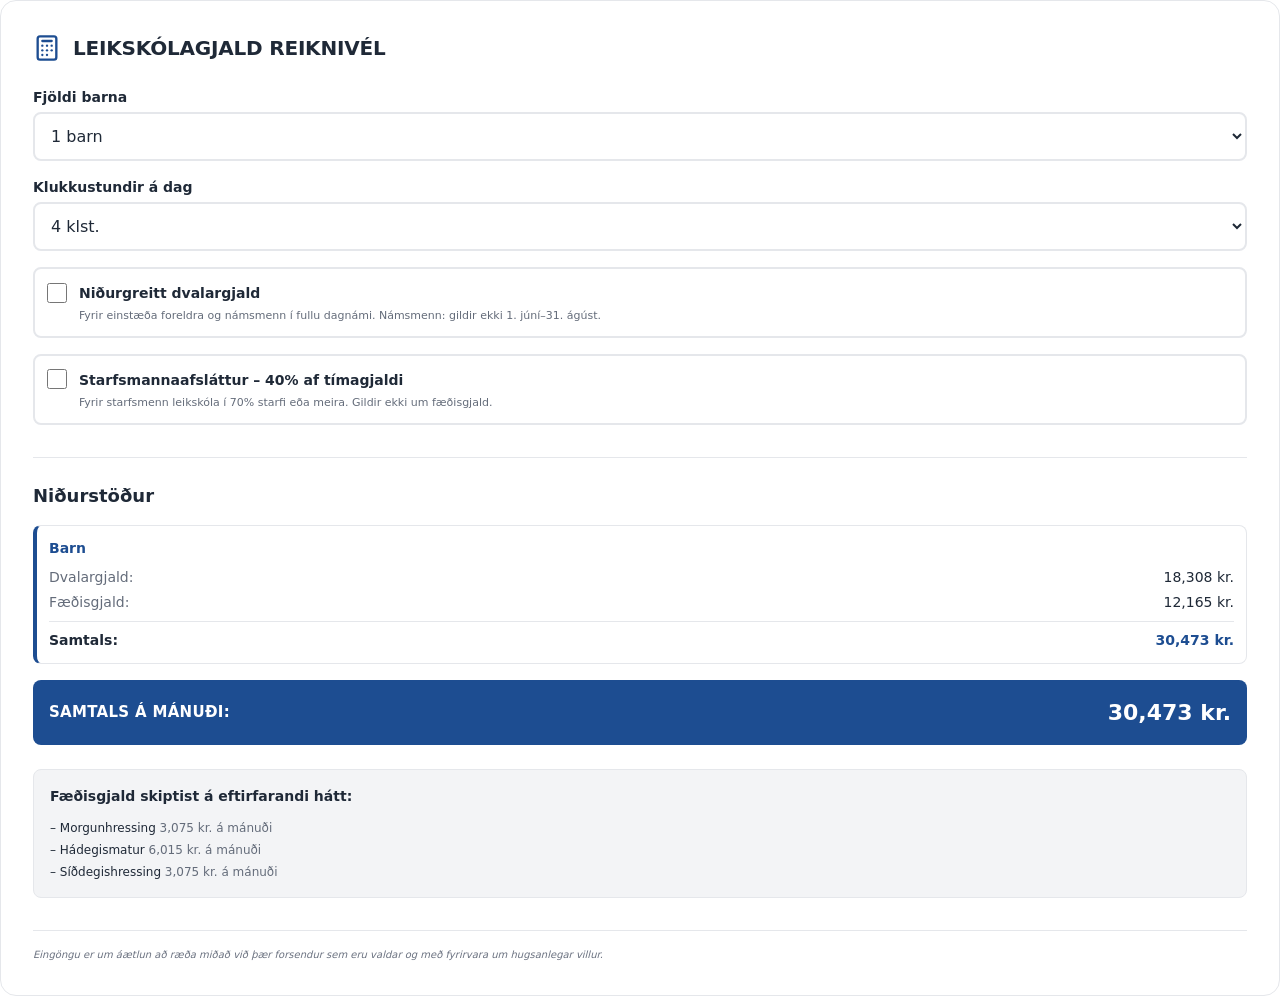
<file: index.html>
<!DOCTYPE html>
<html lang="is" data-theme="auto">
<head>
<meta charset="utf-8">
<meta name="viewport" content="width=device-width, initial-scale=1">
<meta http-equiv="Content-Security-Policy"
      content="default-src 'none'; script-src 'self'; style-src 'self' 'unsafe-inline' https://fonts.googleapis.com; font-src https://fonts.gstatic.com; connect-src 'self'; img-src 'self' data:; base-uri 'none'; form-action 'none'">
<title>Leikskólagjald Reiknivél</title>
<link rel="preconnect" href="https://fonts.googleapis.com">
<link rel="preconnect" href="https://fonts.gstatic.com" crossorigin>
<link href="https://fonts.googleapis.com/css2?family=Plus+Jakarta+Sans:wght@400;500;600;700;800&display=swap" rel="stylesheet">
<link rel="stylesheet" href="reiknivel/reiknivel.css">
</head>
<body>
  <!--
    Leikskólagjaldareiknivél Reykjanesbæjar.

    Þetta er reiknivélin sjálf — það sem innfellingar á vef bæjarins vísa á.
    Kóðasmiður fyrir ritstjóra er á /ritstjorn/.

    Stillt með færibreytum í slóð, t.d.:
      ?theme=dark&frame=0&maxchildren=3
    Gjaldskráin er gögn í gjaldskra/<ár>.json og er valin með ?ar=<ár>.
    Sjá README fyrir allar stillingar.
  -->
  <div class="calc" id="calc">
    <div class="calc-head" id="head">
      <svg xmlns="http://www.w3.org/2000/svg" viewBox="0 0 24 24" fill="none" stroke="currentColor" stroke-width="2" stroke-linecap="round" stroke-linejoin="round" aria-hidden="true">
        <rect width="16" height="20" x="4" y="2" rx="2"></rect><line x1="8" x2="16" y1="6" y2="6"></line>
        <line x1="16" x2="16" y1="14" y2="14"></line><path d="M16 10h.01"></path><path d="M12 10h.01"></path>
        <path d="M8 10h.01"></path><path d="M12 14h.01"></path><path d="M8 14h.01"></path>
        <path d="M12 18h.01"></path><path d="M8 18h.01"></path>
      </svg>
      <h1>Leikskólagjald Reiknivél</h1>
    </div>

    <p class="villa" id="villa" hidden></p>

    <form class="fields" id="calcForm">
      <div class="field">
        <label for="numChildren">Fjöldi barna</label>
        <select id="numChildren"></select>
      </div>
      <div class="field">
        <label for="hoursSel">Klukkustundir á dag</label>
        <select id="hoursSel"></select>
      </div>
      <div class="checkbox">
        <input type="checkbox" id="subsidized">
        <div>
          <label for="subsidized">Niðurgreitt dvalargjald</label>
          <p>Fyrir einstæða foreldra og námsmenn í fullu dagnámi. Námsmenn: gildir ekki 1. júní–31. ágúst.</p>
        </div>
      </div>
      <div class="checkbox" id="staffBox">
        <input type="checkbox" id="staff">
        <div>
          <label for="staff">Starfsmannaafsláttur – <span id="staffPct">40%</span> af tímagjaldi</label>
          <p>Fyrir starfsmenn leikskóla í 70% starfi eða meira. Gildir ekki um fæðisgjald.</p>
        </div>
      </div>
    </form>

    <div class="results" id="results">
      <h2>Niðurstöður</h2>
      <div id="children"></div>
      <div class="total"><span>Samtals á mánuði:</span><b id="grandTotal"></b></div>
    </div>

    <div class="food" id="foodBox">
      <h2>Fæðisgjald skiptist á eftirfarandi hátt:</h2>
      <div id="foodList"></div>
    </div>

    <p class="note" id="noteBox">Eingöngu er um áætlun að ræða miðað við þær forsendur sem eru valdar og með fyrirvara um hugsanlegar villur.</p>

    <!-- Aðeins heildartalan er tilkynnt, ekki öll sundurliðunin -->
    <div class="sr-only" aria-live="polite" id="live"></div>
  </div>

  <script src="reiknivel/utreikningur.js"></script>
  <script src="reiknivel/config.js"></script>
  <script src="reiknivel/reiknivel.js"></script>
</body>
</html>
</file>
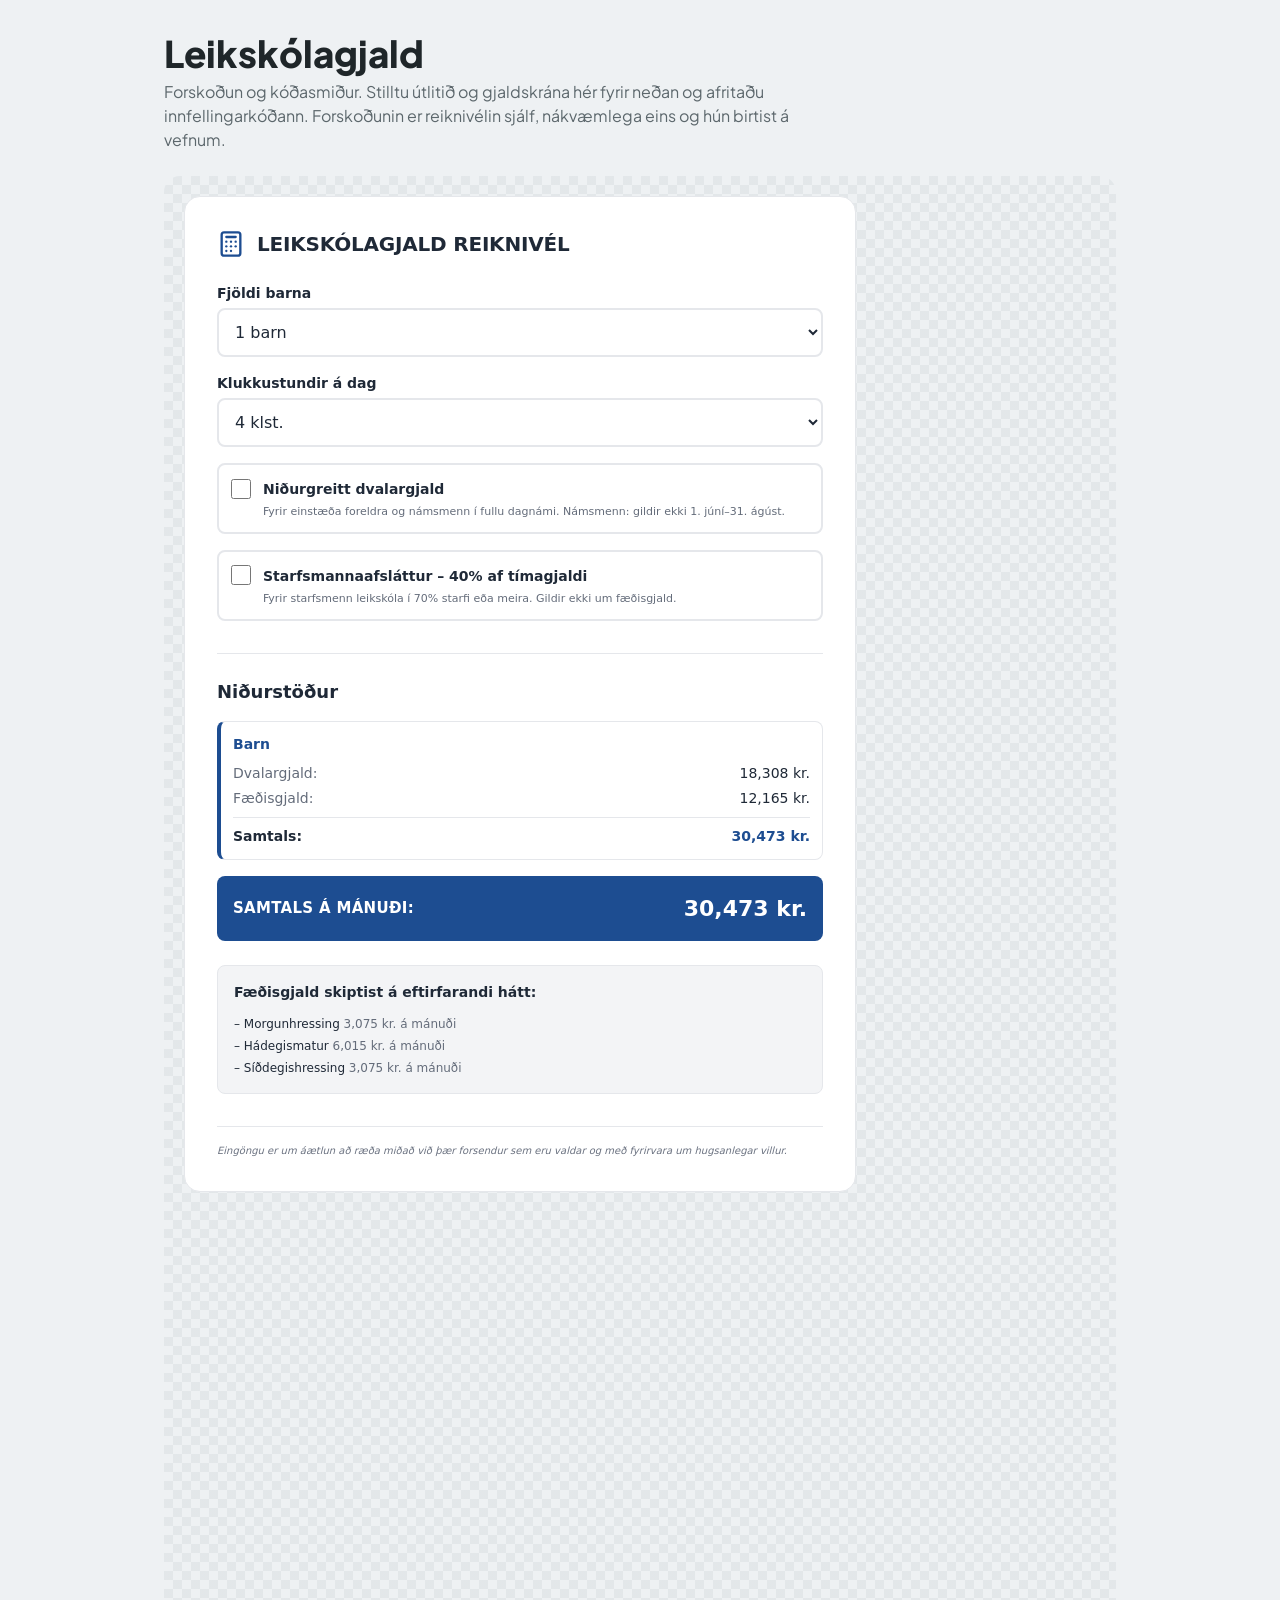
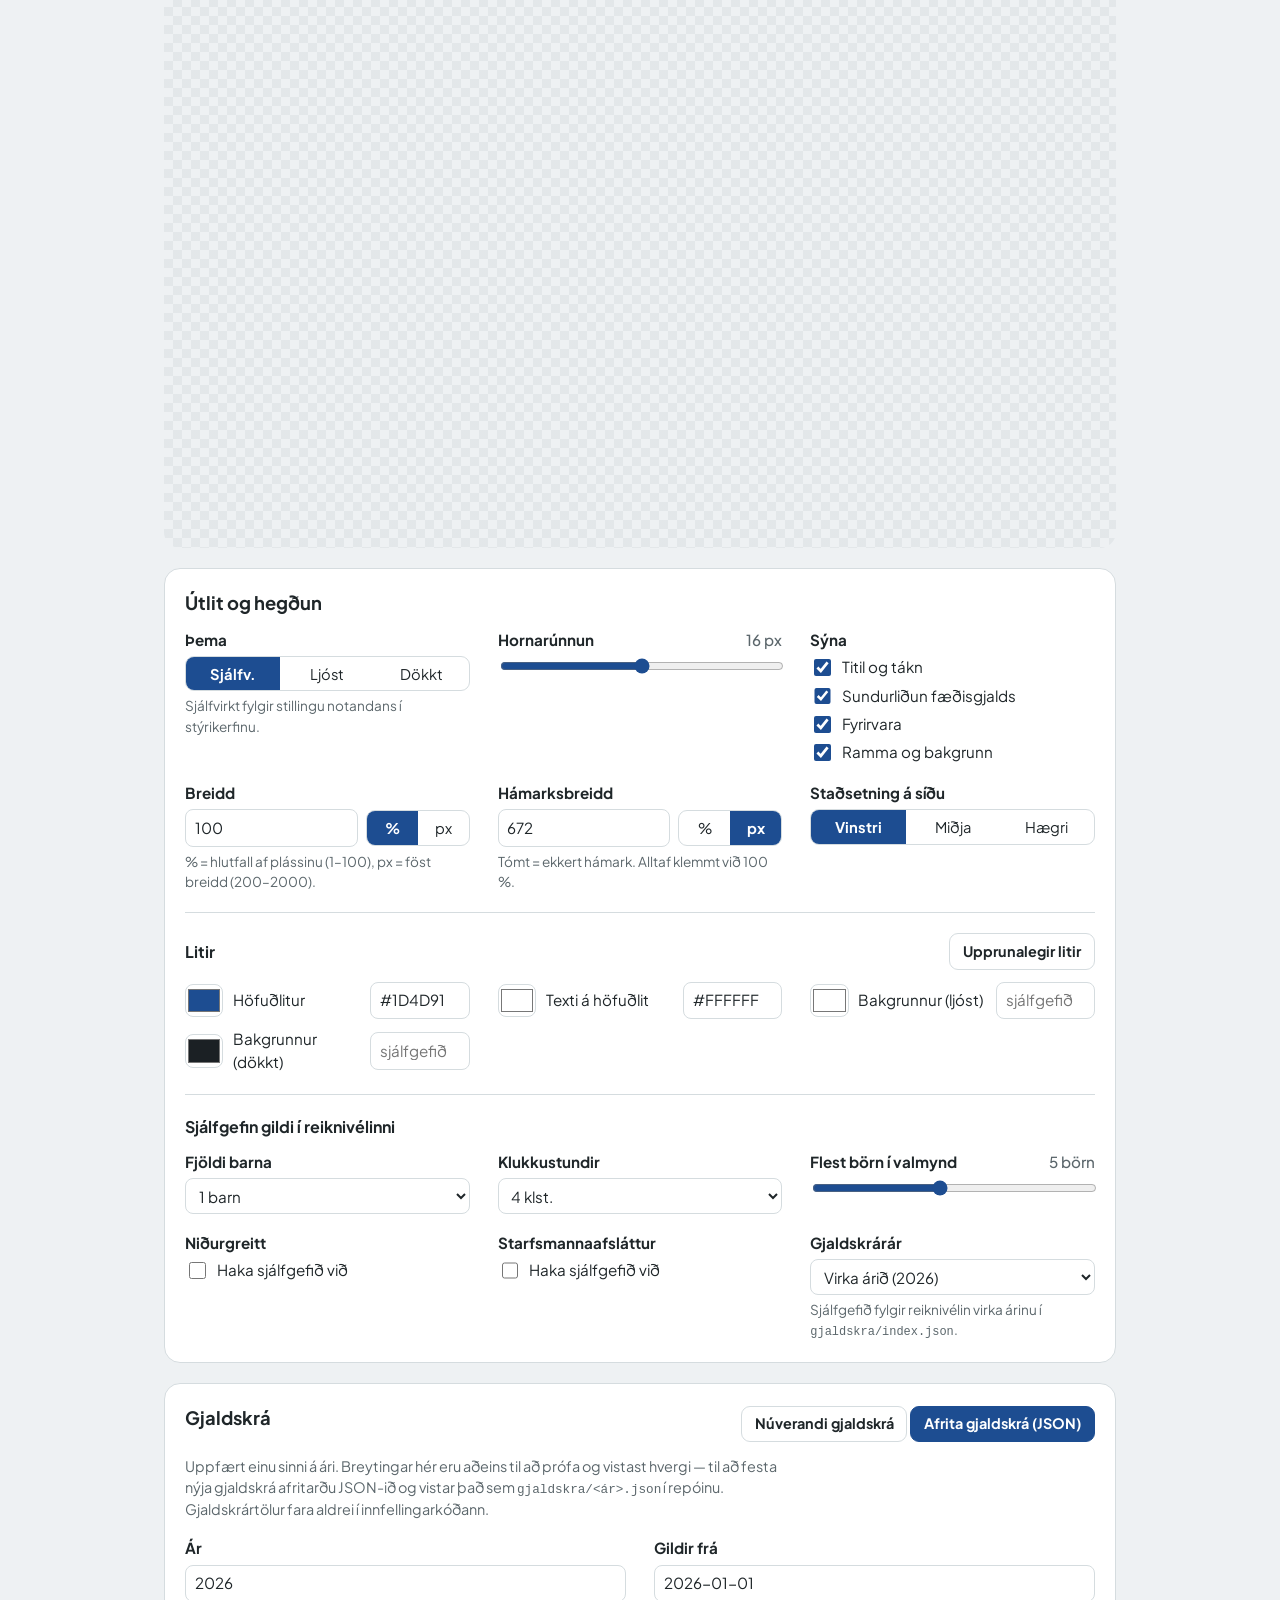
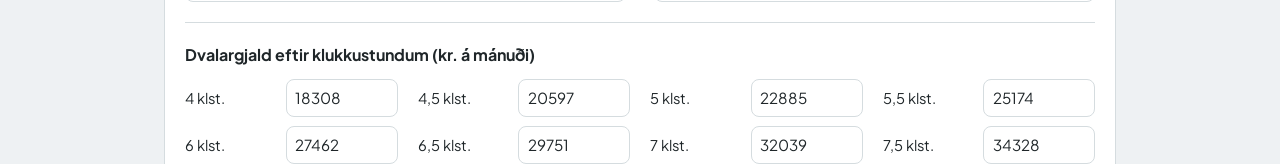
<file: ritstjorn/index.html>
<!doctype html>
<html lang="is">
<head>
<meta charset="utf-8">
<meta name="viewport" content="width=device-width, initial-scale=1, viewport-fit=cover">
<meta name="robots" content="noindex">
<title>Leikskólagjald – forskoðun og kóðasmiður</title>
<link rel="preconnect" href="https://fonts.googleapis.com">
<link rel="preconnect" href="https://fonts.gstatic.com" crossorigin>
<link href="https://fonts.googleapis.com/css2?family=Plus+Jakarta+Sans:wght@400;500;600;700;800&display=swap" rel="stylesheet">
<style>
  :root {
    --page: #EEF1F3; --panel: #FFFFFF; --ink: #1F2629; --muted: #5C676C; --line: #D5DCDF;
    --accent: #1D4D91;
    --font: "Plus Jakarta Sans", "Segoe UI", system-ui, -apple-system, sans-serif;
    box-sizing: border-box;
    padding-top: env(safe-area-inset-top, 0px);
    padding-bottom: env(safe-area-inset-bottom, 0px);
  }
  @media (prefers-color-scheme: dark) {
    :root:not([data-theme="light"]) { --page: #16191B; --panel: #1F2427; --ink: #E7ECEE; --muted: #9AA6AB; --line: #323B3F; --accent: #8FB4E4; }
  }
  :root[data-theme="dark"] { --page: #16191B; --panel: #1F2427; --ink: #E7ECEE; --muted: #9AA6AB; --line: #323B3F; --accent: #8FB4E4; }
  *, *::before, *::after { box-sizing: inherit; }
  html { scroll-padding-top: env(safe-area-inset-top, 0px); }
  body { margin: 0; background: var(--page); color: var(--ink); font-family: var(--font); font-size: 1rem; line-height: 1.5; }
  main { max-width: 62rem; margin: 0 auto; padding: 2rem 1.25rem 3rem; }
  h1 { font-weight: 800; font-size: clamp(1.7rem, 5vw, 2.3rem); line-height: 1.15; margin: 0 0 .35rem; }
  .lede { color: var(--muted); margin: 0 0 1.5rem; max-width: 40rem; }
  h2 { font-size: 1.15rem; font-weight: 700; margin: 0 0 .75rem; }
  h3 { font-size: 1rem; font-weight: 700; margin: 0; }

  .stage { padding: 1.25rem; border-radius: 16px; background:
    repeating-conic-gradient(color-mix(in srgb, var(--line) 45%, transparent) 0 25%, transparent 0 50%) 0 0 / 18px 18px; }
  .holder { width: 100%; }
  #preview { display: block; width: 100%; height: 900px; border: 0; color-scheme: normal; }

  /* ================= kóðasmiður ================= */
  .settings, .code { margin-top: 1.25rem; background: var(--panel); border: 1px solid var(--line); border-radius: 16px; padding: 1.25rem; }
  .grid { display: grid; grid-template-columns: repeat(auto-fit, minmax(14rem, 1fr)); gap: 1.1rem 1.75rem; }
  .ctl .head { font-weight: 700; font-size: .95rem; display: flex; justify-content: space-between; gap: .5rem; margin-bottom: .3rem; }
  .ctl output { font-weight: 500; color: var(--muted); }
  .ctl .note2 { color: var(--muted); font-size: .85rem; margin: .3rem 0 0; }
  input[type=range] { width: 100%; accent-color: var(--accent); }
  select, input[type=text], input[type=number] { width: 100%; font: inherit; font-size: .95rem; padding: .4rem .55rem;
    border-radius: 8px; border: 1px solid var(--line); background: var(--panel); color: var(--ink); }
  input[aria-invalid=true] { border-color: #C5192D; box-shadow: 0 0 0 1px #C5192D; }
  .seg-ctl { display: flex; border: 1px solid var(--line); border-radius: 9px; overflow: hidden; }
  .seg-ctl label { flex: 1; text-align: center; padding: .35rem .4rem; cursor: pointer; font-size: .92rem; }
  .seg-ctl input { position: absolute; opacity: 0; pointer-events: none; }
  .seg-ctl label:has(input:checked) { background: var(--accent); color: var(--panel); font-weight: 700; }
  .seg-ctl label:has(input:focus-visible) { outline: 2px solid var(--accent); outline-offset: -3px; }
  .checks { display: grid; gap: .35rem; }
  .checks label { display: flex; gap: .5rem; align-items: center; font-size: .95rem; cursor: pointer; }
  .checks input { accent-color: var(--accent); width: 1.05rem; height: 1.05rem; }
  .wrow { display: grid; grid-template-columns: 1fr 6.5rem; gap: .5rem; align-items: center; }
  .colors { display: grid; grid-template-columns: repeat(auto-fill, minmax(15.5rem, 1fr)); gap: .55rem 1.75rem; }
  .crow { display: grid; grid-template-columns: 2.4rem 1fr 6.2rem; align-items: center; gap: .6rem; }
  .crow input[type=color] { width: 2.4rem; height: 2.1rem; padding: 0; border: 1px solid var(--line); border-radius: 8px; background: none; cursor: pointer; }
  .crow input[type=text] { text-transform: uppercase; }
  .crow input[type=text]::placeholder { text-transform: none; }
  .crow span { font-size: .95rem; }
  hr { border: 0; border-top: 1px solid var(--line); margin: 1.25rem 0; }
  .sec-head { display: flex; justify-content: space-between; align-items: center; gap: 1rem; margin-bottom: .75rem; flex-wrap: wrap; }
  .btn { font: inherit; font-size: .9rem; font-weight: 700; border-radius: 9px; padding: .4rem .8rem; cursor: pointer;
    border: 1px solid var(--line); background: transparent; color: var(--ink); }
  .btn.primary { background: var(--accent); border-color: var(--accent); color: #fff; }
  .btn:focus-visible, select:focus-visible, input:focus-visible { outline: 2px solid var(--accent); outline-offset: 2px; }
  .prices { display: grid; grid-template-columns: repeat(auto-fit, minmax(11rem, 1fr)); gap: .6rem 1.25rem; }
  .prow { display: grid; grid-template-columns: 1fr 7rem; gap: .5rem; align-items: center; font-size: .92rem; }
  .warn { margin: .75rem 0 0; padding: .6rem .8rem; border-radius: 9px; font-size: .9rem;
    background: color-mix(in srgb, #C5192D 12%, transparent); border: 1px solid color-mix(in srgb, #C5192D 40%, transparent); }
  .warn[hidden] { display: none; }
  .tabs { display: flex; gap: .5rem; margin-bottom: .75rem; flex-wrap: wrap; }
  .tabs button[aria-selected="true"] { background: var(--ink); color: var(--panel); border-color: var(--ink); }
  pre { margin: 0; overflow-x: auto; background: var(--page); border-radius: 10px; padding: .9rem 1rem;
    font-size: .85rem; line-height: 1.55; white-space: pre-wrap; word-break: break-word; }
  .code-foot { display: flex; justify-content: space-between; align-items: center; gap: 1rem; margin-top: .75rem; flex-wrap: wrap; }
  .hint { color: var(--muted); font-size: .9rem; margin: 0; max-width: 38rem; }
  code { font-size: .88em; }
</style>
</head>
<body>
<main>
  <h1>Leikskólagjald</h1>
  <p class="lede">Forskoðun og kóðasmiður. Stilltu útlitið og gjaldskrána hér fyrir neðan og afritaðu innfellingarkóðann. Forskoðunin er reiknivélin sjálf, nákvæmlega eins og hún birtist á vefnum.</p>

  <div class="stage"><div class="holder" id="holder">
    <iframe id="preview" title="Forskoðun: Leikskólagjald reiknivél" scrolling="no"></iframe>
  </div></div>

  <form class="settings" id="form" onsubmit="return false">
    <h2>Útlit og hegðun</h2>
    <div class="grid">
      <div class="ctl"><span class="head">Þema</span>
        <div class="seg-ctl" role="radiogroup" aria-label="Þema">
          <label><input type="radio" name="theme" value="auto">Sjálfv.</label>
          <label><input type="radio" name="theme" value="light">Ljóst</label>
          <label><input type="radio" name="theme" value="dark">Dökkt</label>
        </div>
        <p class="note2">Sjálfvirkt fylgir stillingu notandans í stýrikerfinu.</p></div>
      <div class="ctl"><label class="head" for="radius">Hornarúnnun <output id="o-radius"></output></label>
        <input id="radius" name="radius" type="range" min="0" max="32" step="1"></div>
      <div class="ctl"><span class="head">Sýna</span>
        <div class="checks">
          <label><input type="checkbox" name="title"> Titil og tákn</label>
          <label><input type="checkbox" name="food"> Sundurliðun fæðisgjalds</label>
          <label><input type="checkbox" name="note"> Fyrirvara</label>
          <label><input type="checkbox" name="frame"> Ramma og bakgrunn</label>
        </div></div>
      <div class="ctl"><label class="head" for="wval">Breidd</label>
        <div class="wrow"><input id="wval" name="wval" type="number" inputmode="numeric">
          <div class="seg-ctl" role="radiogroup" aria-label="Eining breiddar">
            <label><input type="radio" name="wunit" value="%">%</label>
            <label><input type="radio" name="wunit" value="px">px</label>
          </div></div>
        <p class="note2">% = hlutfall af plássinu (1–100), px = föst breidd (200–2000).</p></div>
      <div class="ctl"><label class="head" for="mval">Hámarksbreidd</label>
        <div class="wrow"><input id="mval" name="mval" type="number" inputmode="numeric" placeholder="ekkert">
          <div class="seg-ctl" role="radiogroup" aria-label="Eining hámarksbreiddar">
            <label><input type="radio" name="munit" value="%">%</label>
            <label><input type="radio" name="munit" value="px">px</label>
          </div></div>
        <p class="note2">Tómt = ekkert hámark. Alltaf klemmt við 100 %.</p></div>
      <div class="ctl"><span class="head">Staðsetning á síðu</span>
        <div class="seg-ctl" role="radiogroup" aria-label="Staðsetning á síðu">
          <label><input type="radio" name="align" value="left">Vinstri</label>
          <label><input type="radio" name="align" value="center">Miðja</label>
          <label><input type="radio" name="align" value="right">Hægri</label>
        </div></div>
    </div>

    <hr>
    <div class="sec-head"><h3>Litir</h3><button type="button" class="btn" id="resetColors">Upprunalegir litir</button></div>
    <div class="colors" id="colors"></div>

    <hr>
    <div class="sec-head"><h3>Sjálfgefin gildi í reiknivélinni</h3></div>
    <div class="grid">
      <div class="ctl"><label class="head" for="dchildren">Fjöldi barna</label>
        <select id="dchildren" name="dchildren"></select></div>
      <div class="ctl"><label class="head" for="dhours">Klukkustundir</label>
        <select id="dhours" name="dhours"></select></div>
      <div class="ctl"><label class="head" for="maxchildren">Flest börn í valmynd <output id="o-maxchildren"></output></label>
        <input id="maxchildren" name="maxchildren" type="range" min="1" max="10" step="1"></div>
      <div class="ctl"><span class="head">Niðurgreitt</span>
        <div class="checks"><label><input type="checkbox" name="dsub"> Haka sjálfgefið við</label></div></div>
      <div class="ctl"><span class="head">Starfsmannaafsláttur</span>
        <div class="checks"><label><input type="checkbox" name="dstaff"> Haka sjálfgefið við</label></div></div>
      <div class="ctl"><label class="head" for="ar">Gjaldskrárár</label>
        <select id="ar" name="ar"></select>
        <p class="note2">Sjálfgefið fylgir reiknivélin virka árinu í <code>gjaldskra/index.json</code>.</p></div>
    </div>
  </form>

  <form class="settings" id="priceForm" onsubmit="return false">
    <div class="sec-head">
      <h2>Gjaldskrá</h2>
      <div>
        <button type="button" class="btn" id="resetPrices">Núverandi gjaldskrá</button>
        <button type="button" class="btn primary" id="copyPrices">Afrita gjaldskrá (JSON)</button>
      </div>
    </div>
    <p class="hint" style="margin-bottom:1rem">Uppfært einu sinni á ári. Breytingar hér eru aðeins til að prófa og vistast hvergi — til að festa nýja gjaldskrá afritarðu JSON-ið og vistar það sem <code>gjaldskra/&lt;ár&gt;.json</code> í repóinu. Gjaldskrártölur fara aldrei í innfellingarkóðann.</p>

    <div class="grid">
      <div class="ctl"><label class="head" for="p-ar">Ár</label><input id="p-ar" type="text" inputmode="numeric"></div>
      <div class="ctl"><label class="head" for="p-gildirFra">Gildir frá</label><input id="p-gildirFra" type="text" placeholder="2026-01-01"></div>
    </div>

    <hr>
    <h3>Dvalargjald eftir klukkustundum (kr. á mánuði)</h3>
    <div class="prices" id="careRows" style="margin-top:.75rem"></div>

    <hr>
    <h3>Fæðisgjald (kr. á mánuði)</h3>
    <div class="prices" id="foodRows" style="margin-top:.75rem"></div>
    <p class="warn" id="foodWarn" hidden></p>

    <hr>
    <h3>Afslættir og álag</h3>
    <div class="prices" id="miscRows" style="margin-top:.75rem"></div>
    <p class="hint" style="margin-top:.75rem">Systkinaafsláttur: hlutfall dvalargjalds sem greitt er fyrir hvert barn. Síðasta gildið gildir líka um öll börn þar á eftir. Starfsmannaafsláttur reiknast af dvalargjaldi á undan systkinaafslætti; 0 % felur hakið í reiknivélinni.</p>
  </form>

  <section class="code">
    <h2>Innfellingarkóði</h2>
    <div class="tabs" role="tablist">
      <button type="button" class="btn" role="tab" aria-selected="true" data-tab="iframe">iframe (mælt með)</button>
      <button type="button" class="btn" role="tab" aria-selected="false" data-tab="script">Skrifta</button>
      <button type="button" class="btn" role="tab" aria-selected="false" data-tab="url">Slóð</button>
    </div>
    <pre id="codeOut"></pre>
    <div class="code-foot">
      <p class="hint" id="codeHint"></p>
      <button type="button" class="btn primary" id="copyCode">Afrita kóða</button>
    </div>
  </section>
</main>

<script src="../reiknivel/utreikningur.js"></script>
<script src="../reiknivel/config.js"></script>
<script>
/*
 * Kóðasmiður. Forskoðunin er raunverulega reiknivélin (rótin) í iframe, svo
 * ritstjóri sjái nákvæmlega það sem fer á vefinn. Nýjar stillingar og
 * gjaldskrá til prófunar eru sendar henni með postMessage — hún endurhleðst
 * ekki og valið í forskoðuninni helst.
 *
 * Gjaldskrártölur fara aldrei í slóðina eða innfellingarkóðann. Aðeins ar.
 */
(function () {
  'use strict';

  var cfg = window.LeikskolagjaldConfig;
  var R = window.LeikskolagjaldReikn;

  /* Reiknivélin er einu þrepi ofar en kóðasmiðurinn */
  var BASE = new URL('../', location.href).href;
  var GJALDSKRA = BASE + 'gjaldskra/';
  var frameId = 'lg-' + Math.random().toString(36).slice(2, 10);

  function $(id) { return document.getElementById(id); }

  var form = $('form'), priceForm = $('priceForm'), frame = $('preview');
  var qs = new URLSearchParams(location.search);

  var opts = cfg.parse();
  var FRAME_DEF = { width: cfg.SIZE.width.def, maxw: cfg.SIZE.maxWidth.def, align: 'left' };
  var frameOpts = {
    width: cfg.parseSize(qs.get('width'), 'width') || FRAME_DEF.width,
    maxw: cfg.parseSize(qs.get('maxw'), 'maxWidth') || FRAME_DEF.maxw,
    align: ['left', 'center', 'right'].indexOf(qs.get('align')) !== -1 ? qs.get('align') : FRAME_DEF.align
  };

  var index = null;      /* gjaldskra/index.json                    */
  var upprunaleg = null; /* gjaldskráin eins og hún er í repóinu    */
  var prices = null;     /* gjaldskráin eins og ritstjóri prófar hana */
  var tab = 'iframe';

  var clone = function (o) { return JSON.parse(JSON.stringify(o)); };

  /* ------------------------------------------------------------------ */
  /* Litir                                                               */
  /* ------------------------------------------------------------------ */
  var COLOR_LABELS = {
    accent: 'Höfuðlitur', onaccent: 'Texti á höfuðlit',
    bg: 'Bakgrunnur (ljóst)', bgdark: 'Bakgrunnur (dökkt)'
  };
  var colorsBox = $('colors');

  cfg.COLOR_KEYS.forEach(function (k) {
    var row = document.createElement('div');
    row.className = 'crow';
    row.innerHTML = '<input type="color" data-ckey="' + k + '" aria-label="' + COLOR_LABELS[k] + ', litaval">' +
      '<span>' + COLOR_LABELS[k] + '</span>' +
      '<input type="text" data-hkey="' + k + '" maxlength="7" spellcheck="false" aria-label="' +
      COLOR_LABELS[k] + ', hex-kóði"' + (cfg.BG_FALLBACK[k] ? ' placeholder="sjálfgefið"' : '') + '>';
    colorsBox.appendChild(row);
  });

  function colorsToForm() {
    cfg.COLOR_KEYS.forEach(function (k) {
      var c = colorsBox.querySelector('[data-ckey=' + k + ']');
      var h = colorsBox.querySelector('[data-hkey=' + k + ']');
      c.value = '#' + (opts[k] || cfg.BG_FALLBACK[k] || 'FFFFFF').toLowerCase();
      if (document.activeElement !== h) {
        h.value = opts[k] ? '#' + opts[k] : '';
        h.removeAttribute('aria-invalid');
      }
    });
  }

  /* Skilar true ef atburðurinn var úr litareit (og hann meðhöndlaður) */
  function colorFromInput(t) {
    if (t.dataset && t.dataset.ckey) {
      opts[t.dataset.ckey] = cfg.parseColor(t.value) || opts[t.dataset.ckey];
      return true;
    }
    if (t.dataset && t.dataset.hkey) {
      var k = t.dataset.hkey;
      var v = String(t.value).trim();
      if (cfg.BG_FALLBACK[k] && v === '') { opts[k] = ''; t.removeAttribute('aria-invalid'); return true; }
      var hex = cfg.parseColor(v);
      if (hex) { opts[k] = hex; t.removeAttribute('aria-invalid'); }
      else t.setAttribute('aria-invalid', 'true');
      return true;
    }
    return false;
  }

  $('resetColors').addEventListener('click', function () {
    cfg.COLOR_KEYS.forEach(function (k) { opts[k] = cfg.SPEC[k].def; });
    colorsToForm();
    apply(false);
  });

  /* ------------------------------------------------------------------ */
  /* Stillingaform                                                       */
  /* ------------------------------------------------------------------ */
  function fyllaArValmynd() {
    var sel = form.elements.ar;
    sel.textContent = '';
    var sjalf = document.createElement('option');
    sjalf.value = '';
    sjalf.textContent = 'Virka árið' + (index && index.virkt ? ' (' + index.virkt + ')' : '');
    sel.appendChild(sjalf);
    ((index && index.ar) || []).forEach(function (e) {
      var o = document.createElement('option');
      o.value = String(e.ar);
      o.textContent = String(e.ar) + (e.gildirFra ? ' — gildir frá ' + e.gildirFra : '');
      sel.appendChild(o);
    });
    sel.value = opts.ar;
    if (sel.value !== opts.ar) { opts.ar = ''; sel.value = ''; }
  }

  function fyllaSjalfgefid() {
    var dc = form.elements.dchildren, dh = form.elements.dhours;
    dc.textContent = '';
    dh.textContent = '';
    for (var n = 1; n <= opts.maxchildren; n++) {
      var o = document.createElement('option');
      o.value = String(n);
      o.textContent = n + (n === 1 ? ' barn' : ' börn');
      dc.appendChild(o);
    }
    var klst = prices ? prices.klukkustundir : [opts.dhours];
    klst.forEach(function (h) {
      var o = document.createElement('option');
      o.value = String(h);
      o.textContent = String(h).replace('.', ',') + ' klst.';
      dh.appendChild(o);
    });
    if (opts.dchildren > opts.maxchildren) opts.dchildren = opts.maxchildren;
    if (klst.indexOf(opts.dhours) === -1) opts.dhours = klst[0];
    dc.value = String(opts.dchildren);
    dh.value = String(opts.dhours);
  }

  function toForm() {
    form.elements.radius.value = opts.radius;
    form.elements.maxchildren.value = opts.maxchildren;
    ['theme', 'align'].forEach(function (n) {
      var gildi = n === 'align' ? frameOpts.align : opts[n];
      form.querySelectorAll('input[name=' + n + ']').forEach(function (r) { r.checked = r.value === gildi; });
    });
    ['title', 'food', 'note', 'frame', 'dsub', 'dstaff'].forEach(function (n) { form.elements[n].checked = !!opts[n]; });
    var sp = function (s) { var m = String(s).match(/^([\d.]+)(px|%)$/); return m ? [m[1], m[2]] : ['', 'px']; };
    var w = sp(frameOpts.width), m = sp(frameOpts.maxw);
    form.elements.wval.value = w[0];
    form.elements.mval.value = m[0];
    form.querySelectorAll('input[name=wunit]').forEach(function (r) { r.checked = r.value === w[1]; });
    form.querySelectorAll('input[name=munit]').forEach(function (r) { r.checked = r.value === m[1]; });
    fyllaArValmynd();
    fyllaSjalfgefid();
    colorsToForm();
  }

  function inv(n, bad) { if (bad) n.setAttribute('aria-invalid', 'true'); else n.removeAttribute('aria-invalid'); }

  function fromForm(e) {
    var t = e && e.target;
    if (t && colorFromInput(t)) { colorsToForm(); apply(false); return; }

    opts.radius = +form.elements.radius.value;
    opts.maxchildren = +form.elements.maxchildren.value;
    var th = form.querySelector('input[name=theme]:checked');
    if (th) opts.theme = th.value;
    var al = form.querySelector('input[name=align]:checked');
    if (al) frameOpts.align = al.value;
    /* Niðurgreiðslu og starfsmannaafslátt má ekki sameina */
    if (t && t.name === 'dsub' && t.checked) form.elements.dstaff.checked = false;
    if (t && t.name === 'dstaff' && t.checked) form.elements.dsub.checked = false;
    ['title', 'food', 'note', 'frame', 'dsub', 'dstaff'].forEach(function (n) {
      opts[n] = form.elements[n].checked ? 1 : 0;
    });

    var wu = form.querySelector('input[name=wunit]:checked').value;
    var mu = form.querySelector('input[name=munit]:checked').value;
    var wv = form.elements.wval.value === '' ? '' : form.elements.wval.value + wu;
    var mv = form.elements.mval.value === '' ? '' : form.elements.mval.value + mu;
    var w = cfg.parseSize(wv, 'width');
    var m = mv === '' ? 'none' : cfg.parseSize(mv, 'maxWidth');
    inv(form.elements.wval, !w);
    inv(form.elements.mval, !m);
    if (w) frameOpts.width = w;
    if (m) frameOpts.maxw = m;

    opts.dchildren = +form.elements.dchildren.value;
    opts.dhours = +form.elements.dhours.value;

    var nyttAr = form.elements.ar.value;
    var arBreyttist = nyttAr !== opts.ar;
    opts.ar = nyttAr;

    /*
     * Aðeins stýringarnar undir „Sjálfgefin gildi“ endurstilla valið í
     * forskoðuninni; að fikta í litum eða breidd má ekki henda því sem
     * ritstjórinn er að prófa.
     */
    var n = t && t.name;
    var endurstilla = ['dchildren', 'dhours', 'dsub', 'dstaff', 'maxchildren'].indexOf(n) !== -1;

    fyllaSjalfgefid();
    if (arBreyttist) hladaAr(opts.ar); else apply(endurstilla);
  }

  form.addEventListener('input', fromForm);
  form.addEventListener('change', fromForm);

  /* ------------------------------------------------------------------ */
  /* Gjaldskrárritill                                                    */
  /* ------------------------------------------------------------------ */

  /* Skipt á FYRSTA punkti: lyklar eins og „dvalargjald.4.5“ bera tugabrot */
  function splitKey(key) {
    var i = key.indexOf('.');
    return i < 0 ? [key, ''] : [key.slice(0, i), key.slice(i + 1)];
  }

  function numRow(box, label, key) {
    var d = document.createElement('div');
    d.className = 'prow';
    var l = document.createElement('label');
    l.textContent = label;
    var i = document.createElement('input');
    i.type = 'number';
    i.inputMode = 'decimal';
    i.dataset.pkey = key;
    l.htmlFor = i.id = 'pk-' + key.replace(/[^a-z0-9]/gi, '_');
    d.append(l, i);
    box.appendChild(d);
  }

  function buildPriceRows() {
    var care = $('careRows'), food = $('foodRows'), misc = $('miscRows');
    care.textContent = ''; food.textContent = ''; misc.textContent = '';
    prices.klukkustundir.forEach(function (h) {
      if (prices.dvalargjald[R.hourKey(h)] == null) return;
      numRow(care, String(h).replace('.', ',') + ' klst.', 'dvalargjald.' + h);
    });
    numRow(food, 'Fæðisgjald alls', 'faedisgjald');
    prices.faedisgjaldSundurlidun.forEach(function (it, i) {
      numRow(food, it.heiti, 'faedisgjaldSundurlidun.' + i);
    });
    numRow(misc, 'Aukaklukkustund (heil)', 'aukaKlukkustund');
    numRow(misc, 'Niðurgreiðsla (%)', 'nidurgreidsla');
    Object.keys(prices.nidurgreidslaUndantekningar).forEach(function (h) {
      numRow(misc, 'Niðurgr. undantekning, ' + String(h).replace('.', ',') + ' klst.', 'undantekning.' + h);
    });
    numRow(misc, 'Starfsmannaafsláttur (%)', 'starfsmannaafslattur');
    prices.systkinaafslattur.forEach(function (_, i) {
      var sidast = i === prices.systkinaafslattur.length - 1;
      numRow(misc, R.heitiBarns(i, 10) + (sidast && i > 0 ? ' og eldri' : '') + ' greiðir (%)',
        'systkina.' + i);
    });
    pricesToForm();
  }

  function getPrice(key) {
    var p = splitKey(key), a = p[0], b = p[1];
    if (a === 'dvalargjald') return prices.dvalargjald[b];
    if (a === 'faedisgjaldSundurlidun') return prices.faedisgjaldSundurlidun[+b].verd;
    if (a === 'undantekning') return prices.nidurgreidslaUndantekningar[b];
    if (a === 'systkina') return Math.round(prices.systkinaafslattur[+b] * 100);
    if (a === 'nidurgreidsla') return Math.round(prices.nidurgreidsla * 100);
    if (a === 'starfsmannaafslattur') return Math.round((prices.starfsmannaafslattur || 0) * 100);
    return prices[a];
  }

  /* Skilar false ef gildið er ógilt (tómt, neikvætt, prósenta yfir 100) */
  function setPrice(key, raw) {
    var n = Number(raw);
    if (String(raw).trim() === '' || !isFinite(n) || n < 0) return false;
    var p = splitKey(key), a = p[0], b = p[1];
    if (a === 'dvalargjald') prices.dvalargjald[b] = Math.round(n);
    else if (a === 'faedisgjaldSundurlidun') prices.faedisgjaldSundurlidun[+b].verd = Math.round(n);
    else if (a === 'undantekning') prices.nidurgreidslaUndantekningar[b] = Math.round(n);
    else if (a === 'systkina') { if (n > 100) return false; prices.systkinaafslattur[+b] = n / 100; }
    else if (a === 'nidurgreidsla') { if (n > 100) return false; prices.nidurgreidsla = n / 100; }
    else if (a === 'starfsmannaafslattur') { if (n > 100) return false; prices.starfsmannaafslattur = n / 100; }
    else prices[a] = Math.round(n);
    return true;
  }

  function pricesToForm() {
    priceForm.querySelectorAll('[data-pkey]').forEach(function (i) {
      if (document.activeElement !== i) {
        i.value = getPrice(i.dataset.pkey);
        i.removeAttribute('aria-invalid');
      }
    });
    $('p-ar').value = prices.ar;
    $('p-gildirFra').value = prices.gildirFra;
  }

  priceForm.addEventListener('input', function (e) {
    var t = e.target;
    if (t.id === 'p-ar') { prices.ar = t.value.trim(); render(); return; }
    if (t.id === 'p-gildirFra') { prices.gildirFra = t.value.trim(); render(); return; }
    if (!t.dataset.pkey) return;
    inv(t, !setPrice(t.dataset.pkey, t.value));
    apply(false);
  });

  $('resetPrices').addEventListener('click', function () {
    prices = clone(upprunaleg);
    buildPriceRows();
    apply(false);
  });

  /* Sundurliðun fæðisgjalds á móti skráðu fæðisgjaldi */
  function checkFood() {
    if (!prices) return;
    var w = $('foodWarn');
    var s = R.faedisgjaldSumma(prices);
    if (s.stemmir) { w.hidden = true; return; }
    w.hidden = false;
    w.textContent = 'Sundurliðunin leggst saman í ' + R.kr(s.summa) + ' en fæðisgjaldið er skráð ' +
      R.kr(prices.faedisgjald) + ' Reiknivélin notar skráða fæðisgjaldið.';
  }

  /* ------------------------------------------------------------------ */
  /* Forskoðun og kóði                                                   */
  /* ------------------------------------------------------------------ */
  function widgetQuery() {
    var p = new URLSearchParams();
    cfg.changed(opts).forEach(function (kv) { p.set(kv[0], kv[1]); });
    return p.toString();
  }

  function sendaIForskodun(endurstilla) {
    if (!frame.contentWindow || !prices) return;
    frame.contentWindow.postMessage({
      type: 'leikskolagjald:options',
      options: opts,
      gjaldskra: prices,
      endurstilla: !!endurstilla
    }, location.origin);
  }

  /* Reiknivélin lætur vita um hæðina, svo forskoðunin sé jafnhá henni */
  window.addEventListener('message', function (e) {
    if (e.origin !== location.origin || e.source !== frame.contentWindow) return;
    var d = e.data;
    if (!d || d.type !== 'leikskolagjald:height') return;
    var h = parseInt(d.height, 10);
    if (isFinite(h) && h > 0 && h < 4000) frame.style.height = h + 'px';
  });

  function render() {
    $('o-radius').textContent = opts.radius + ' px';
    $('o-maxchildren').textContent = opts.maxchildren + (opts.maxchildren === 1 ? ' barn' : ' börn');
    checkFood();

    var wq = widgetQuery();
    var url = BASE + (wq ? '?' + wq : '');
    var sizeCss = cfg.sizeCss(frameOpts.width, frameOpts.maxw);
    var marg = cfg.margins(frameOpts.align).replace(/;$/, '');
    var haed = cfg.hydur(opts, opts.dchildren, prices ? prices.faedisgjaldSundurlidun.length : 3);
    var code = '', hint = '';

    if (tab === 'iframe') {
      code = '<iframe\n' +
        '  src="' + url + '"\n' +
        '  title="Leikskólagjald reiknivél"\n' +
        '  loading="lazy"\n' +
        '  scrolling="no"\n' +
        '  style="' + sizeCss + ';height:' + haed + 'px;border:0;display:block;' + marg + '">\n' +
        '</iframe>';
      hint = 'Hæðin er föst hér (' + haed + ' px, miðað við stillingarnar). Á mjóum skjá getur ' +
        'reiknivélin orðið hærri — notaðu skriftuna ef þú vilt að hæðin fylgi innihaldinu sjálfkrafa.';
    } else if (tab === 'script') {
      var attrs = cfg.changed(opts).map(function (kv) { return '  data-' + kv[0] + '="' + kv[1] + '"'; });
      if (frameOpts.width !== FRAME_DEF.width) attrs.push('  data-width="' + frameOpts.width + '"');
      attrs.push('  data-max-width="' + frameOpts.maxw + '"');
      if (frameOpts.align !== FRAME_DEF.align) attrs.push('  data-align="' + frameOpts.align + '"');
      code = '<script\n  src="' + BASE + 'embed.js"\n' + attrs.join('\n') + '>\n<\/script>';
      hint = 'Skriftan býr til iframe-inn og stillir hæðina sjálfkrafa eftir innihaldi. ' +
        'Aðeins ef vefumsjónarkerfið leyfir <script>.';
    } else {
      code = url;
      hint = 'Bein slóð á reiknivélina, t.d. til að prófa stillingar.';
    }
    $('codeOut').textContent = code;
    $('codeHint').textContent = hint;

    /* Slóð síðunnar geymir stillingarnar svo hægt sé að deila henni */
    var pq = new URLSearchParams(wq);
    if (frameOpts.width !== FRAME_DEF.width) pq.set('width', frameOpts.width);
    if (frameOpts.maxw !== FRAME_DEF.maxw) pq.set('maxw', frameOpts.maxw);
    if (frameOpts.align !== FRAME_DEF.align) pq.set('align', frameOpts.align);
    try {
      history.replaceState(null, '', location.pathname + (pq.toString() ? '?' + pq : ''));
    } catch (e) { /* t.d. file:// */ }
  }

  function apply(endurstilla) {
    $('holder').style.cssText = cfg.sizeCss(frameOpts.width, frameOpts.maxw) + ';' +
      cfg.margins(frameOpts.align);
    sendaIForskodun(endurstilla);
    render();
  }

  /* ------------------------------------------------------------------ */
  /* Flipar og afritun                                                   */
  /* ------------------------------------------------------------------ */
  document.querySelectorAll('.tabs button').forEach(function (b) {
    b.addEventListener('click', function () {
      tab = b.dataset.tab;
      document.querySelectorAll('.tabs button').forEach(function (x) {
        x.setAttribute('aria-selected', String(x === b));
      });
      render();
    });
  });

  function copy(text, btn, label) {
    function done(t) {
      btn.textContent = t;
      setTimeout(function () { btn.textContent = label; }, 1800);
    }
    try {
      navigator.clipboard.writeText(text).then(function () { done('Afritað'); },
        function () { done('Afritun mistókst'); });
    } catch (e) { done('Afritun mistókst'); }
  }

  $('copyCode').addEventListener('click', function (e) {
    copy($('codeOut').textContent, e.currentTarget, 'Afrita kóða');
  });
  $('copyPrices').addEventListener('click', function (e) {
    copy(JSON.stringify(prices, null, 2) + '\n', e.currentTarget, 'Afrita gjaldskrá (JSON)');
  });

  /* ------------------------------------------------------------------ */
  /* Hleðsla                                                             */
  /* ------------------------------------------------------------------ */
  function saekjaJson(url) {
    return fetch(url, { cache: 'no-cache' }).then(function (svar) {
      if (!svar.ok) throw new Error(svar.status + ' ' + svar.statusText);
      return svar.json();
    });
  }

  function villa(texti) {
    var w = $('foodWarn');
    w.hidden = false;
    w.textContent = texti;
  }

  function hladaAr(beidni) {
    var ar = R.veljaAr(index, beidni);
    return saekjaJson(GJALDSKRA + R.skraFyrirAr(index, ar))
      .then(function (raw) {
        upprunaleg = R.normalize(raw);
        prices = clone(upprunaleg);
        buildPriceRows();
        fyllaSjalfgefid();
        apply(false);
      })
      .catch(function (e) {
        villa('Ekki náðist að lesa gjaldskrá ' + ar + ' (' + e.message + ').');
      });
  }

  frame.src = BASE + (function () {
    var q = new URLSearchParams(widgetQuery());
    q.set('frameId', frameId);
    return '?' + q.toString();
  })();

  saekjaJson(GJALDSKRA + 'index.json')
    .then(function (i) {
      index = i;
      toForm();
      return hladaAr(opts.ar);
    })
    .catch(function (e) {
      villa('Ekki náðist að lesa gjaldskra/index.json (' + e.message + ').');
    });
})();
</script>
</body>
</html>
</file>
<file: reiknivel/reiknivel.css>
/*
 * Leikskólagjald — útlit.
 *
 * Allir litir eru CSS-breytur á :root; reiknivel.js yfirskrifar þær út frá
 * færibreytum í slóðinni (accent, onaccent, bg, bgdark, radius).
 *
 * --c-accent      fleti með völdum texta á (samtalsstikan)
 * --c-accent-text texti, tákn og kantur. Reiknuð útgáfa höfuðlitsins sem
 *                 nær AA (4.5:1) á bakgrunninum — sjá laesilegur() í
 *                 config.js. Í dökku þema er hún ljósari en höfuðliturinn.
 */

:root {
  --c-font: "Plus Jakarta Sans", "Segoe UI", system-ui, -apple-system, sans-serif;
  --c-bg: #FFFFFF;
  --c-ink: #1F2937;
  --c-muted: #646C7A;
  --c-faint: #6B7280;
  --c-line: #E5E7EB;
  --c-soft: #F3F4F6;
  --c-field: #FFFFFF;
  --c-accent: #1D4D91;
  --c-accent-text: #1D4D91;
  --c-on-accent: #FFFFFF;
  --c-neg: #DC2626;
  --c-radius: 16px;
}

/* Dökkt þema — sjálfvirkt eftir stillingum notanda (theme=auto) */
@media (prefers-color-scheme: dark) {
  :root:not([data-theme="light"]) {
    --c-bg: #1B2024;
    --c-ink: #E8ECEF;
    --c-muted: #A3ADB4;
    --c-faint: #949EA5;
    --c-line: #333C42;
    --c-soft: #242B30;
    --c-field: #232A2F;
    --c-neg: #F98080;
  }
}

/* Dökkt þema — þvingað með ?theme=dark */
:root[data-theme="dark"] {
  --c-bg: #1B2024;
  --c-ink: #E8ECEF;
  --c-muted: #A3ADB4;
  --c-faint: #949EA5;
  --c-line: #333C42;
  --c-soft: #242B30;
  --c-field: #232A2F;
  --c-neg: #F98080;
}

*, *::before, *::after { box-sizing: border-box; }

/*
 * display: flex / grid á .calc-head og .fields yfirskrifar [hidden] úr
 * sjálfgefnu stílblaði vafrans, svo title=0 og villuskilaboð fela ekki
 * neitt án þessarar reglu.
 */
[hidden] { display: none !important; }

/*
 * Síðan sjálf er gegnsæ svo iframe-inn falli inn í síðuna sem hann er
 * felldur inn í; bakgrunnurinn er á .calc.
 */
body {
  margin: 0;
  background: transparent;
  font-family: var(--c-font);
  font-size: 1rem;
  line-height: 1.5;
  -webkit-text-size-adjust: 100%;
}

.calc {
  background: var(--c-bg);
  color: var(--c-ink);
  border: 1px solid var(--c-line);
  border-radius: var(--c-radius);
  padding: 1rem;
  text-align: left;
}

@media (min-width: 40rem) {
  .calc { padding: 2rem; }
}

/* ?frame=0 — enginn rammi og enginn bakgrunnur, fellur inn í síðuna */
.calc.bare {
  background: transparent;
  border-color: transparent;
  padding-left: 0;
  padding-right: 0;
}

/* ---------- haus ---------- */
.calc-head {
  display: flex;
  align-items: center;
  gap: .75rem;
  margin-bottom: 1.5rem;
  color: var(--c-accent-text);
}
.calc-head svg { width: 1.75rem; height: 1.75rem; flex: none; }
.calc-head h1 {
  font-size: 1.25rem;
  font-weight: 700;
  margin: 0;
  color: var(--c-ink);
  text-transform: uppercase;
  letter-spacing: -.01em;
}

/* ---------- innsláttur ---------- */
.fields { display: grid; gap: 1rem; }
.field > label { display: block; font-size: .875rem; font-weight: 600; margin-bottom: .25rem; }
.field select {
  width: 100%;
  font: inherit;
  font-size: 1rem;
  padding: .75rem;
  border-radius: 8px;
  border: 2px solid var(--c-line);
  background: var(--c-field);
  color: var(--c-ink);
}
.checkbox {
  border: 2px solid var(--c-line);
  border-radius: 8px;
  padding: .75rem;
  background: var(--c-field);
  display: flex;
  align-items: flex-start;
  gap: .75rem;
}
.checkbox input { width: 1.25rem; height: 1.25rem; margin: .1rem 0 0; flex: none; accent-color: var(--c-accent); }
.checkbox label { font-size: .875rem; font-weight: 600; cursor: pointer; }
.checkbox p { margin: .25rem 0 0; font-size: .6875rem; color: var(--c-muted); line-height: 1.35; }

/* Sýnilegur fókushringur, líka í dökku þema */
.calc :focus-visible {
  outline: 2px solid var(--c-accent-text);
  outline-offset: 2px;
  border-color: var(--c-accent-text);
}

/* ---------- niðurstöður ---------- */
.results { margin-top: 2rem; padding-top: 1.5rem; border-top: 1px solid var(--c-line); }
.results > h2 { margin: 0 0 1rem; font-size: 1.125rem; font-weight: 700; }
.child {
  border: 1px solid var(--c-line);
  border-left: 4px solid var(--c-accent-text);
  border-radius: 8px;
  padding: .75rem;
  margin-bottom: .75rem;
}
.child h3 { margin: 0 0 .5rem; font-size: .875rem; font-weight: 600; color: var(--c-accent-text); }
.row { display: flex; justify-content: space-between; gap: .5rem; font-size: .875rem; color: var(--c-muted); }
.row + .row { margin-top: .25rem; }
.row b { font-weight: 500; color: var(--c-ink); }
.row.neg { color: var(--c-neg); }
.row.neg b { color: inherit; }
.row.sum {
  margin-top: .5rem;
  padding-top: .5rem;
  border-top: 1px solid var(--c-line);
  font-weight: 700;
  color: var(--c-ink);
}
.row.sum b { color: var(--c-accent-text); font-weight: 700; }
.total {
  background: var(--c-accent);
  color: var(--c-on-accent);
  border-radius: 8px;
  padding: 1rem;
  display: flex;
  flex-wrap: wrap;
  justify-content: space-between;
  align-items: center;
  gap: .5rem;
  margin-top: 1rem;
}
.total span { font-size: .9375rem; font-weight: 700; text-transform: uppercase; letter-spacing: .02em; }
.total b { font-size: 1.375rem; font-weight: 800; }

/* ---------- sundurliðun fæðisgjalds ---------- */
.food {
  margin-top: 1.5rem;
  border: 1px solid var(--c-line);
  border-radius: 8px;
  padding: 1rem;
  background: var(--c-soft);
}
.food h2 { margin: 0 0 .75rem; font-size: .875rem; font-weight: 600; }
.food div { font-size: .75rem; color: var(--c-muted); }
.food div + div { margin-top: .25rem; }
.food b { font-weight: 500; color: var(--c-ink); }

/* ---------- fyrirvari ---------- */
.note {
  margin: 2rem 0 0;
  padding-top: 1rem;
  border-top: 1px solid var(--c-line);
  font-size: .625rem;
  font-style: italic;
  color: var(--c-faint);
  line-height: 1.6;
}

/* ---------- villuskilaboð ---------- */
.villa {
  margin: 0;
  padding: .9rem 1rem;
  border-radius: 8px;
  border: 1px solid var(--c-neg);
  background: var(--c-soft);
  color: var(--c-ink);
  font-size: .875rem;
}

.sr-only {
  position: absolute;
  width: 1px;
  height: 1px;
  overflow: hidden;
  clip: rect(0 0 0 0);
  white-space: nowrap;
}
</file>
